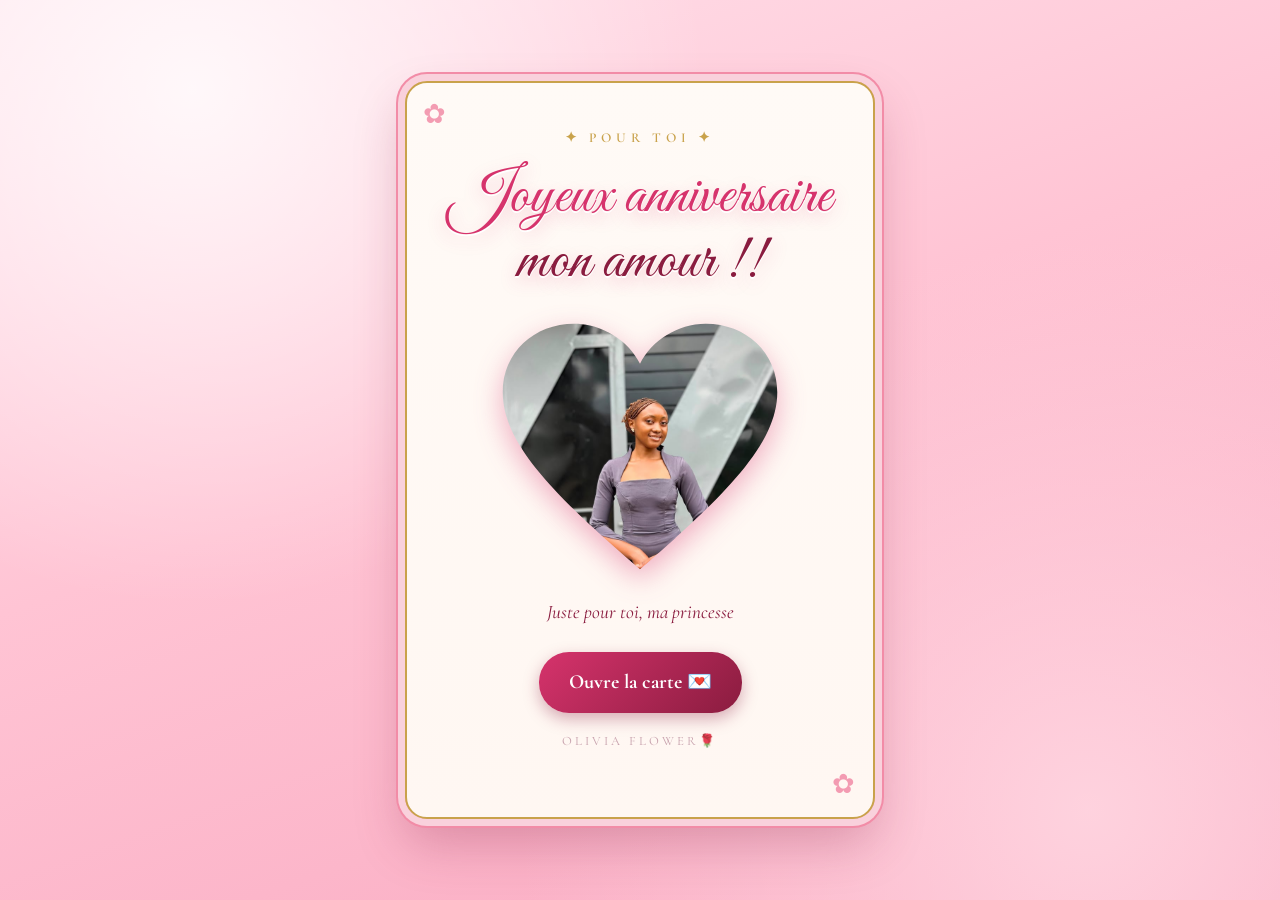
<file: index.html>
<!DOCTYPE html>
<html lang="fr">
<head>
  <meta charset="UTF-8">
  <!-- "viewport" : indispensable pour que la carte s'affiche bien sur telephone -->
  <meta name="viewport" content="width=device-width, initial-scale=1">
  <title>Joyeux anniversaire mon amour !!</title>

  <!-- Les belles polices viennent de Google Fonts (il faut internet). Sans internet, le navigateur en choisit d'autres. -->
  <link rel="preconnect" href="https://fonts.googleapis.com">
  <link rel="preconnect" href="https://fonts.gstatic.com" crossorigin>
  <link href="https://fonts.googleapis.com/css2?family=Great+Vibes&family=Cormorant+Garamond:ital,wght@0,400;0,600;0,700;1,400;1,600&display=swap" rel="stylesheet">

  <!-- le fichier de style, commun aux 4 pages -->
  <link rel="stylesheet" href="style.css">
</head>

<body data-coeurs="18">
  <!-- boite vide : carte.js y fait monter les coeurs -->
  <div class="coeurs" aria-hidden="true"></div>

  <!-- ==================== PAGE 1 : LA COUVERTURE ==================== -->
  <main class="carte">

    <!-- petit texte au-dessus du titre -->
    <p class="surtitre">✦ Pour toi ✦</p>

    <!-- le grand titre. Le <span> met "mon amour !!" sur la ligne du dessous -->
    <h1 class="titre">Joyeux anniversaire <span>mon amour !!</span></h1>

    <!-- la photo en forme de coeur. Pour la changer : remplacez le fichier images/photo1.jpg -->
    <figure class="photo coeur">
      <img src="images/p3.jpeg" alt="Notre plus belle photo">
    </figure>

    <p class="sous-titre">Juste pour toi, ma princesse</p>

    <!-- le bouton pour ouvrir la carte. data-suivant = "c'est le lien vers la page suivante" -->
    <nav class="nav seul">
      <a class="bouton bouton-grand" href="page2.html" data-suivant>Ouvre la carte 💌</a>
    </nav>
    <p class="agence">Olivia flower🌹</p>
  </main>

  <!-- le petit programme (coeurs + pages qui tournent) -->
  <script src="carte.js"></script>
</body>
</html>
</file>
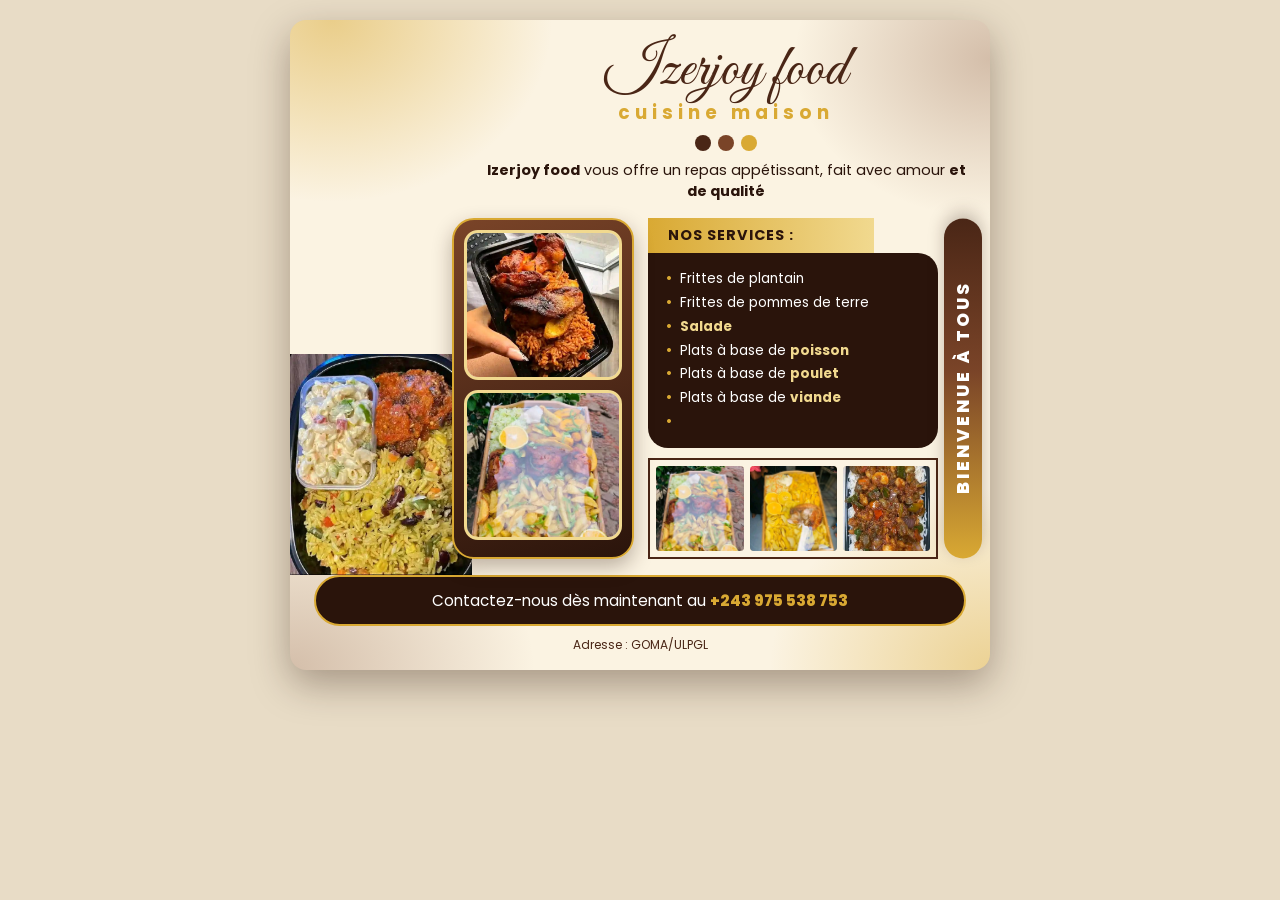
<file: affiche.html>
<!DOCTYPE html>
<html lang="fr">
<head>
  <meta charset="UTF-8">
  <meta name="viewport" content="width=device-width, initial-scale=1.0">
  <title>Saveurs d'Ici – Service traiteur</title>

  <!-- Polices (si pas d'internet, des polices de secours sont utilisées) -->
  <link rel="preconnect" href="https://fonts.googleapis.com">
  <link rel="preconnect" href="https://fonts.gstatic.com" crossorigin>
  <link href="https://fonts.googleapis.com/css2?family=Great+Vibes&family=Poppins:wght@400;500;600;700;800&display=swap" rel="stylesheet">

  <link rel="stylesheet" href="affiche.css">
</head>
<body>

  <!--
    PHOTOS : mettez-les dans un dossier "images" à côté de ce fichier.
      images/cuisiniere.png  -> photo de la personne (idéalement sans fond, format PNG)
      images/chawarma.jpg    images/pizza.jpg
      images/poulet.jpg      images/viande.jpg      images/autre.jpg
    Si une photo manque, son cadre reste simplement vide.
  -->

  <main class="poster">

    <!-- Photo de la personne -->
    <div class="portrait">
      <span class="emoji">👩‍🍳</span>
      <img src="2.jpeg" alt="La cuisinière" onerror="this.style.display='none'">
    </div>

    <!-- Titre -->
    <header class="titre">
      <h1>Izerjoy food</h1>
      <p class="sous-titre">Cuisine maison</p>
      <div class="points">
        <i></i><i></i><i></i>
      </div>
      <p class="slogan"><strong>Izerjoy food</strong> vous offre un repas appétissant, fait avec amour  <strong> et de qualité</strong></p>
    </header>

    <!-- Panneau de photos (à gauche) -->
    <aside class="panneau-photos">
      <div class="cadre">
        <img src="7.jpeg" alt="Chawarma" onerror="this.style.display='none'">
      </div>
      <div class="cadre">
        <img src="92a5c46c-f95e-4113-83d3-840bb0cbcf10.jpeg" alt="Pizza" onerror="this.style.display='none'">
      </div>
    </aside>

    <!-- Nos services -->
    <section class="services">
      <div class="services-titre">NOS SERVICES :</div>
      <ul class="services-liste">
        
        <li>Frittes de plantain<b></b></li>
        <li>Frittes de pommes de terre<b></b></li>
        <li><b>Salade</b></li>
        <li>Plats à base de <b>poisson</b></li>
        <li>Plats à base de <b>poulet</b></li>
        <li>Plats à base de <b>viande</b></li>
        <li><b></b></li>
      </ul>
    </section>

    <!-- Petite galerie -->
    <section class="galerie">
      <div class="mini"><img src="92a5c46c-f95e-4113-83d3-840bb0cbcf10.jpeg" alt="Plat de poulet" onerror="this.style.display='none'"></div>
      <div class="mini"><img src="1c2cf357-03ef-4974-8609-33b9e5424a92.jpeg" alt="Plat de viande" onerror="this.style.display='none'"></div>
      <div class="mini"><img src="3.jpeg" alt="Autre plat" onerror="this.style.display='none'"></div>
    </section>

    <!-- Bandeau vertical -->
    <div class="bandeau">BIENVENUE À TOUS</div>

    <!-- Contact -->
    <div class="contact">
      Contactez-nous dès maintenant au <strong>+243 975 538 753</strong>
    </div>

    <!-- Adresse -->
    <p class="adresse">Adresse : GOMA/ULPGL</p>

  </main>

</body>
</html>
</file>
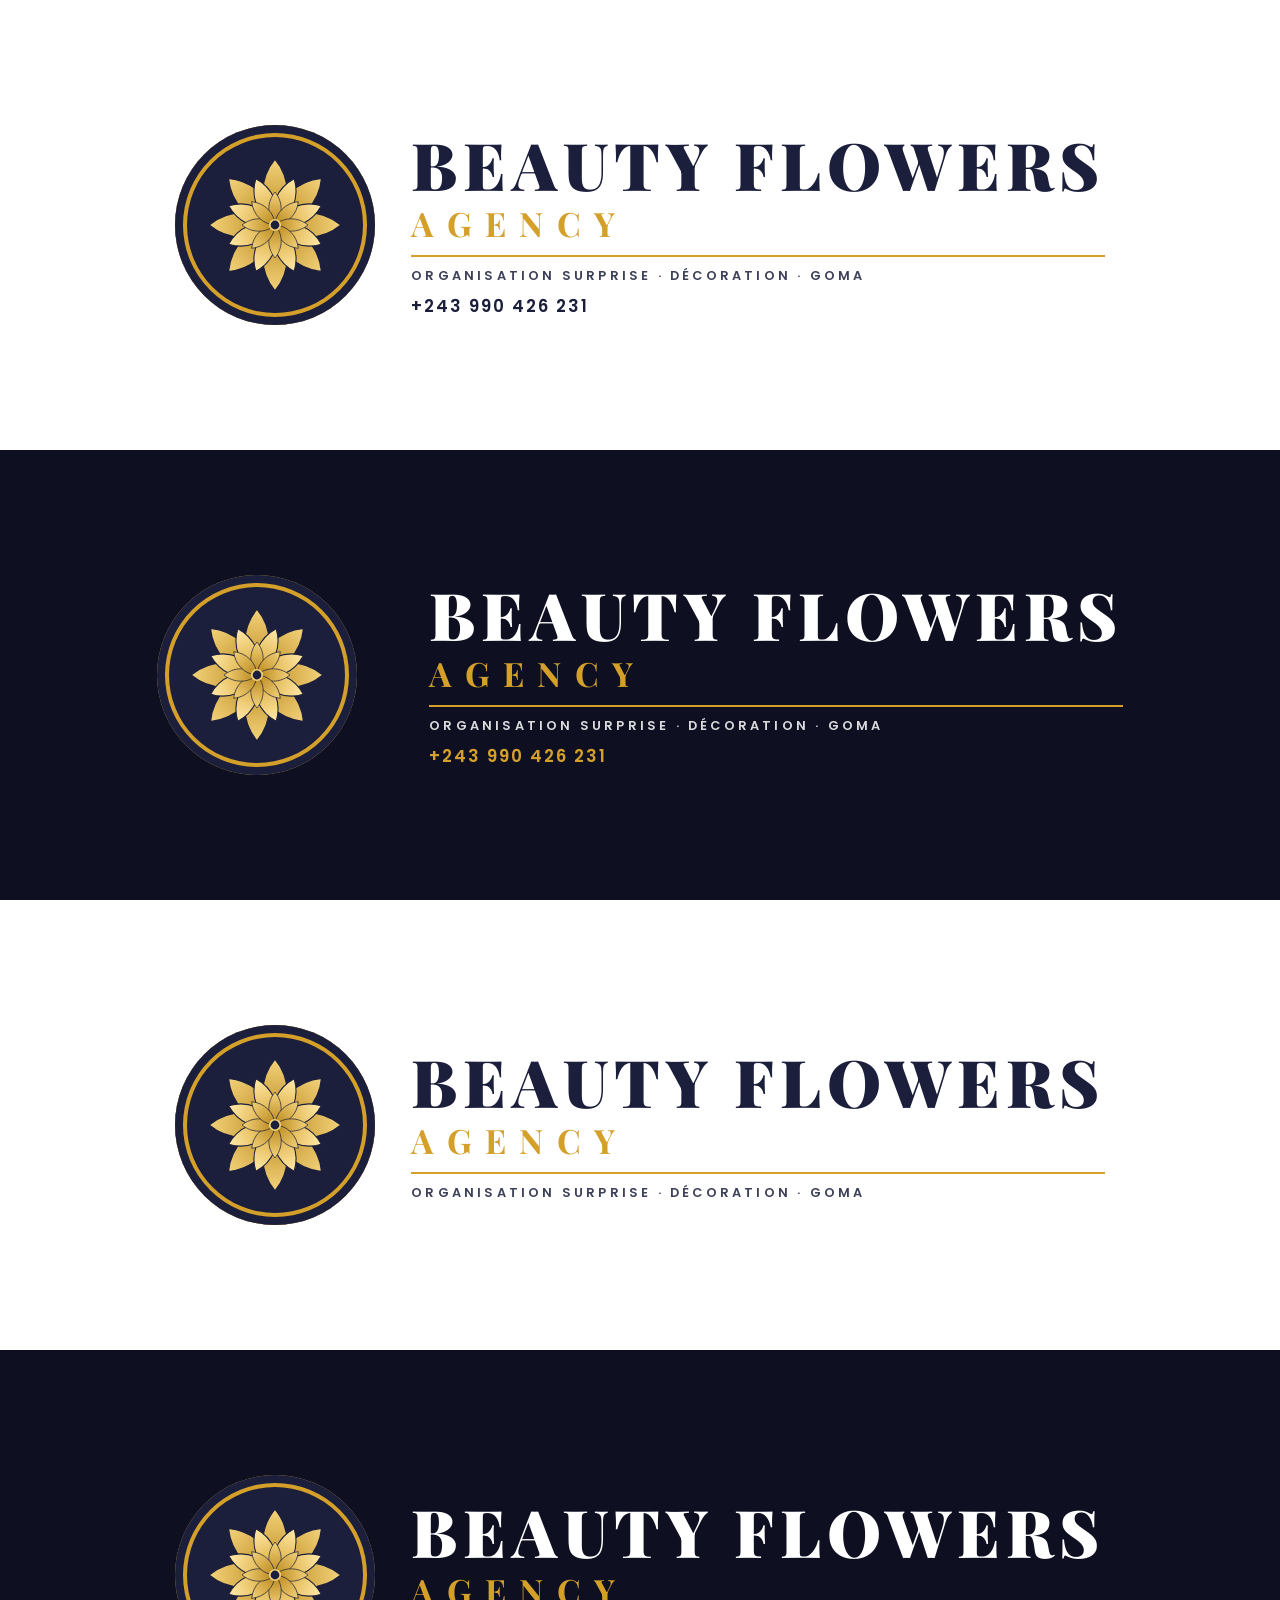
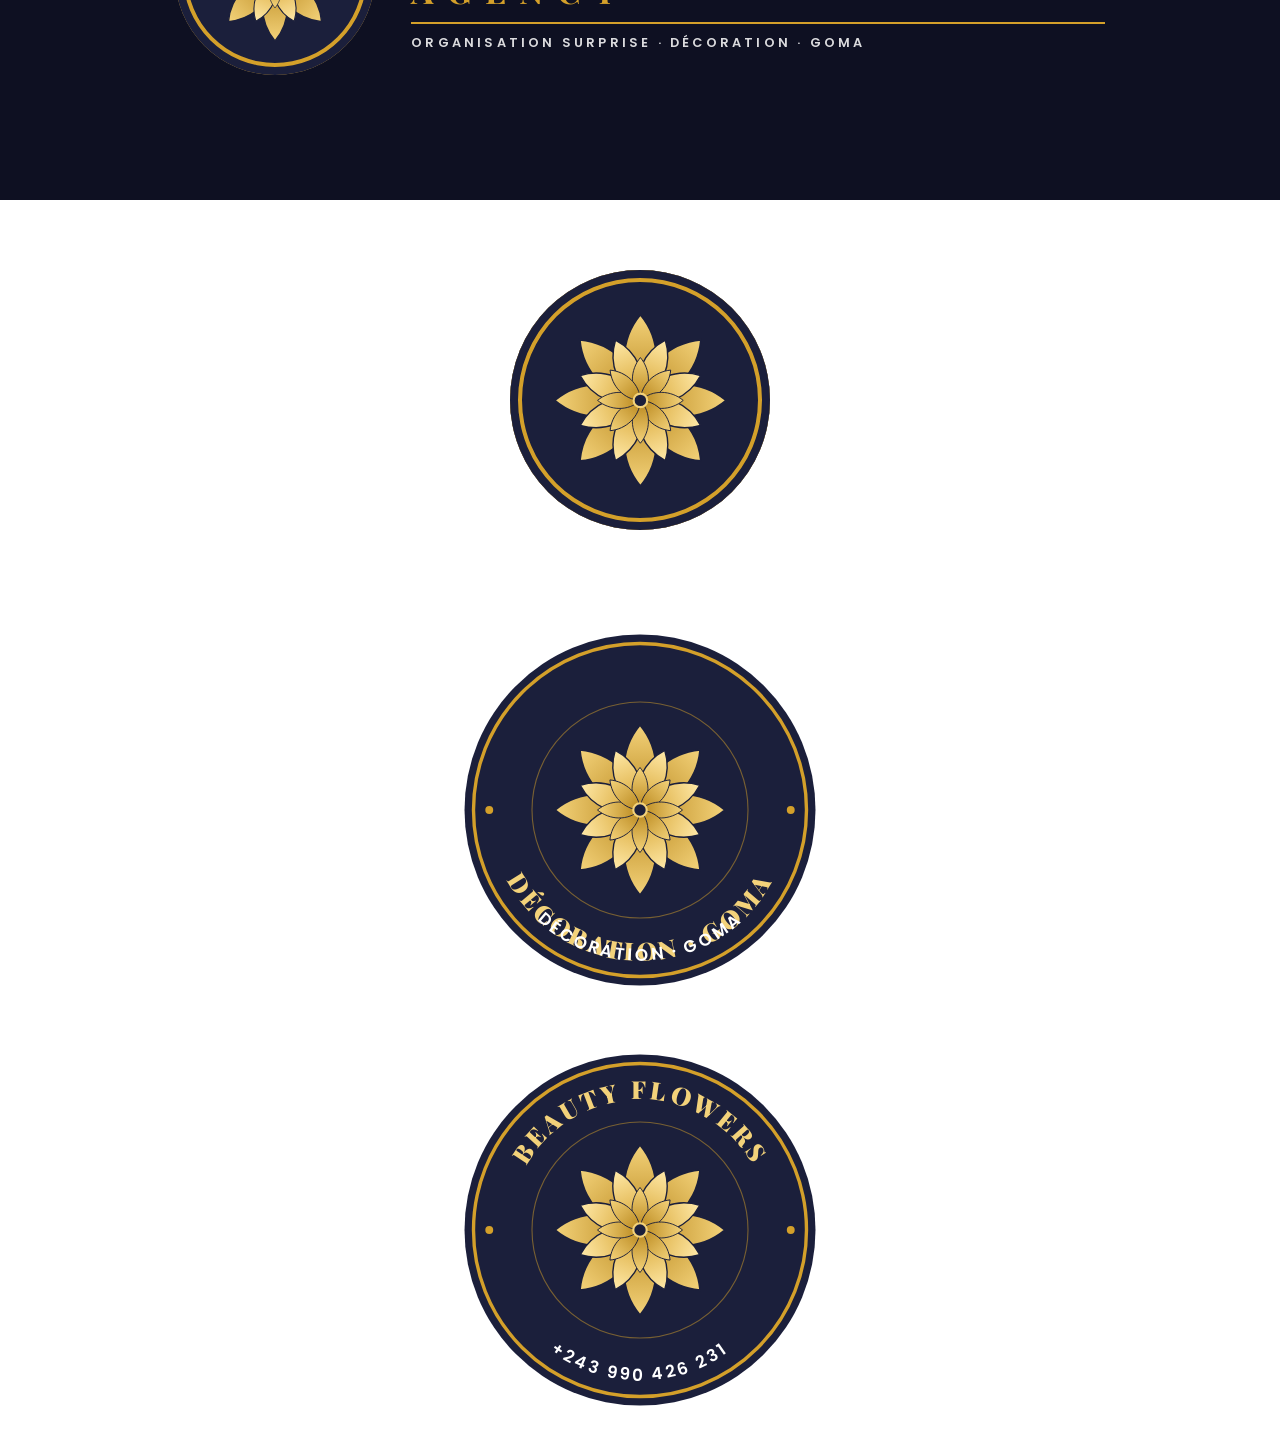
<file: logos.html>
<!DOCTYPE html>
<html lang="fr">
<head>
  <meta charset="UTF-8">
  <meta name="viewport" content="width=device-width, initial-scale=1.0">
  <title>Logo – Agence événementielle</title>

  <!-- Polices (si pas d'internet, des polices de secours sont utilisées) -->
  <link rel="preconnect" href="https://fonts.googleapis.com">
  <link rel="preconnect" href="https://fonts.gstatic.com" crossorigin>
  <link href="https://fonts.googleapis.com/css2?family=Playfair+Display:wght@700;900&family=Poppins:wght@500;600&display=swap" rel="stylesheet">

  <link rel="stylesheet" href="logos.css">
</head>

<body>

    <svg width="0" height="0" style="position:absolute" aria-hidden="true">
        <defs>
            <linearGradient id="or-fonce" x1="0" y1="0" x2="0" y2="1">
                <stop offset="0" stop-color="#f3d27a"/>
                <stop offset="1" stop-color="#b8861b"/>
            </linearGradient>
            <linearGradient id="or-clair" x1="0" y1="0" x2="0" y2="1">
                <stop offset="0" stop-color="#ffe9a8"/>
                <stop offset="1" stop-color="#d4a02a"/>
            </linearGradient>
            <path id="petale" d="M0 0 C-11 -12 -10 -30 0 -42 C10 -30 11 -12 0 0 Z"/>
            
            <g id="fleur-dessin" stroke="#1b1f3b" stroke-width="0.9">
                
                <g fill="url(#or-fonce)" transform="scale(1.5)">
                    <use href="#petale" transform="rotate(0)"/>
                    <use href="#petale" transform="rotate(45)"/>
                    <use href="#petale" transform="rotate(90)"/>
                    <use href="#petale" transform="rotate(135)"/>
                    <use href="#petale" transform="rotate(180)"/>
                    <use href="#petale" transform="rotate(225)"/>
                    <use href="#petale" transform="rotate(270)"/>
                    <use href="#petale" transform="rotate(315)"/>
                </g>
                <g fill="url(#or-clair)" transform="scale(1.14)">
                    <use href="#petale" transform="rotate(22.5)"/>
                    <use href="#petale" transform="rotate(67.5)"/>
                    <use href="#petale" transform="rotate(112.5)"/>
                    <use href="#petale" transform="rotate(157.5)"/>
                    <use href="#petale" transform="rotate(202.5)"/>
                    <use href="#petale" transform="rotate(247.5)"/>
                    <use href="#petale" transform="rotate(292.5)"/>
                    <use href="#petale" transform="rotate(337.5)"/>
                </g>

     
                <g fill="url(#or-fonce)" transform="scale(0.75)">
                    <use href="#petale" transform="rotate(0)"/>
                    <use href="#petale" transform="rotate(45)"/>
                    <use href="#petale" transform="rotate(90)"/>
                    <use href="#petale" transform="rotate(135)"/>
                    <use href="#petale" transform="rotate(180)"/>
                    <use href="#petale" transform="rotate(225)"/>
                    <use href="#petale" transform="rotate(270)"/>
                    <use href="#petale" transform="rotate(315)"/>
                </g>
                
                <circle r="5" fill="#1b1f3b" stroke="#f3d27a" stroke-width="1.6"/>
            </g>
        </defs>
    </svg>

  
  <section class="zone zone-claire">

    <div class="logo">

      <!-- Emblème rond -->
     <div class="embleme">
  <svg class="fleur" viewBox="-65 -65 130 130">
    <use href="#fleur-dessin"/>
  </svg>
</div>
      <!-- Texte : changez le nom de l'agence ici -->
      <div class="texte">
        <h1 class="nom">BEAUTY FLOWERS</h1>
        <p class="sous-nom">AGENCY</p>
        <hr class="trait">
        <p class="mention">Organisation surprise · Décoration · Goma</p>
        <p class="telephone">+243 990 426 231</p>
      </div>

    </div>

  </section>

  <!-- ============ VERSION FOND SOMBRE ============ -->
  <section class="zone zone-sombre">

    <div class="logo sombre">

      <div class="logo">

      <!-- Emblème rond -->
      <div class="embleme">
  <svg class="fleur" viewBox="-65 -65 130 130">
    <use href="#fleur-dessin"/>
  </svg>
</div>

    <!-- Cœur de la fleur -->
    <circle class="coeur" cx="50" cy="40" r="6"/>
  </svg>
</div>

      <div class="texte">
        <h1 class="nom">BEAUTY FLOWERS</h1>
        <p class="sous-nom">AGENCY</p>
        <hr class="trait">
       <p class="mention">Organisation surprise · Décoration · Goma</p>
       <p class="telephone">+243 990 426 231</p>
      </div>

    </div>

  </section>

  <!-- ============ SANS NUMÉRO : FOND CLAIR ============ -->
<section class="zone zone-claire">
  <div class="logo">

    <div class="embleme">
      <svg class="fleur" viewBox="-65 -65 130 130">
        <use href="#fleur-dessin"/>
      </svg>
    </div>

    <div class="texte">
      <h1 class="nom">BEAUTY FLOWERS</h1>
      <p class="sous-nom">AGENCY</p>
      <hr class="trait">
      <p class="mention">Organisation surprise · Décoration · Goma</p>
    </div>

  </div>
</section>

<!-- ============ SANS NUMÉRO : FOND SOMBRE ============ -->
<section class="zone zone-sombre">
  <div class="logo sombre">

    <div class="embleme">
      <svg class="fleur" viewBox="-65 -65 130 130">
        <use href="#fleur-dessin"/>
      </svg>
    </div>

    <div class="texte">
      <h1 class="nom">BEAUTY FLOWERS</h1>
      <p class="sous-nom">AGENCY</p>
      <hr class="trait">
      <p class="mention">Organisation surprise · Décoration · Goma</p>
    </div>

  </div>
</section>
<!-- ============ EMBLÈME SEUL (photo de profil) ============ -->
<div class="profil">
  <div class="embleme">
    <svg class="fleur" viewBox="-65 -65 130 130">
      <use href="#fleur-dessin"/>
    </svg>
  </div>
</div>

<!-- ============ BADGE ROND AVEC TEXTE ============ -->
<div class="badge-zone">
  <svg class="badge" viewBox="0 0 320 320" role="img" aria-label="Beauty Flowers Agency">

    <!-- Chemins en arc, invisibles : ils servent de guide au texte -->
    <defs>
      <path id="arc-haut" d="M 44,160 A 116,116 0 0 1 276,160"/>
      <path id="arc-bas"  d="M 26,160 A 134,134 0 0 0 294,160"/>
    </defs>

    <!-- Fond et anneaux dorés -->
    <circle cx="160" cy="160" r="156" fill="#1b1f3b"/>
    <circle cx="160" cy="160" r="148" fill="none" stroke="#d4a02a" stroke-width="3"/>
    <circle cx="160" cy="160" r="96"  fill="none" stroke="#d4a02a" stroke-width="1" opacity="0.5"/>

    <!-- Texte du haut -->
    <text class="badge-haut">
      <textPath href="#arc-bas" startOffset="50%" text-anchor="middle">DÉCORATION · GOMA</textPath>
    </text>

    <!-- Texte du bas -->
    <text class="badge-bas">
      <textPath href="#arc-bas" startOffset="50%" text-anchor="middle">DÉCORATION · GOMA</textPath>
    </text>

    <!-- Petits points de séparation -->
    <circle cx="26"  cy="160" r="3.5" fill="#d4a02a"/>
    <circle cx="294" cy="160" r="3.5" fill="#d4a02a"/>

    <!-- Fleur au centre -->
    <use href="#fleur-dessin" transform="translate(160 160) scale(1.2)"/>
  </svg>
</div>
<!-- ============ BADGE ROND AVEC TEXTE ============ -->
<div class="badge-zone">
  <svg class="badge" viewBox="0 0 320 320" role="img" aria-label="Beauty Flowers Agency">

    <defs>
      <path id="arc-haut" d="M 44,160 A 116,116 0 0 1 276,160"/>
      <path id="arc-bas"  d="M 26,160 A 134,134 0 0 0 294,160"/>
    </defs>

    <circle cx="160" cy="160" r="156" fill="#1b1f3b"/>
    <circle cx="160" cy="160" r="148" fill="none" stroke="#d4a02a" stroke-width="3"/>
    <circle cx="160" cy="160" r="96"  fill="none" stroke="#d4a02a" stroke-width="1" opacity="0.5"/>

    <text class="badge-haut">
      <textPath href="#arc-haut" startOffset="50%" text-anchor="middle">BEAUTY FLOWERS</textPath>
    </text>

    <text class="badge-bas">
      <textPath href="#arc-bas" startOffset="50%" text-anchor="middle">+243 990 426 231</textPath>
    </text>

    <circle cx="26"  cy="160" r="3.5" fill="#d4a02a"/>
    <circle cx="294" cy="160" r="3.5" fill="#d4a02a"/>

    <use href="#fleur-dessin" transform="translate(160 160) scale(1.2)"/>
  </svg>
</div>

</body>
</html>
</file>
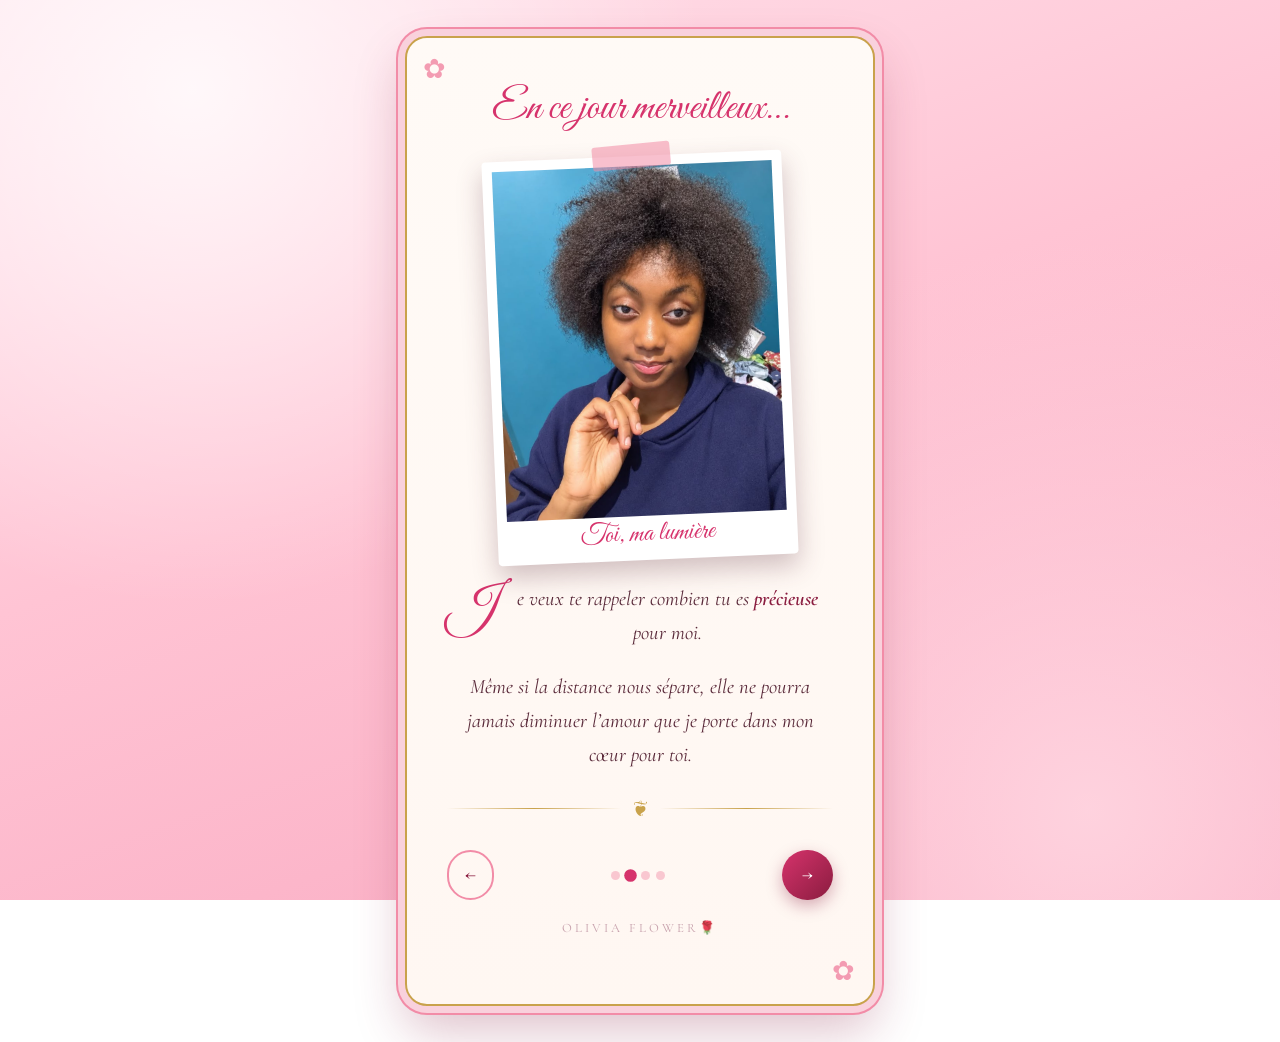
<file: page2.html>
<!DOCTYPE html>
<html lang="fr">
<head>
  <meta charset="UTF-8">
  <!-- "viewport" : indispensable pour que la carte s'affiche bien sur telephone -->
  <meta name="viewport" content="width=device-width, initial-scale=1">
  <title>Joyeux anniversaire mon amour - page 2</title>

  <!-- Les belles polices viennent de Google Fonts (il faut internet). Sans internet, le navigateur en choisit d'autres. -->
  <link rel="preconnect" href="https://fonts.googleapis.com">
  <link rel="preconnect" href="https://fonts.gstatic.com" crossorigin>
  <link href="https://fonts.googleapis.com/css2?family=Great+Vibes&family=Cormorant+Garamond:ital,wght@0,400;0,600;0,700;1,400;1,600&display=swap" rel="stylesheet">

  <!-- le fichier de style, commun aux 4 pages -->
  <link rel="stylesheet" href="style.css">
</head>

<body data-coeurs="16">
  <!-- boite vide : carte.js y fait monter les coeurs -->
  <div class="coeurs" aria-hidden="true"></div>

  <!-- ==================== PAGE 2 ==================== -->
  <main class="carte">

    <h2 class="titre-page">En ce jour merveilleux…</h2>

    <!-- une photo style "polaroid". Le texte dans <figcaption> est la legende ecrite sous la photo -->
    <figure class="photo polaroid">
      <img src="images/p2.jpeg" alt="Toi, ma lumière">
      <figcaption>Toi, ma lumière</figcaption>
    </figure>

    <!-- le texte. Chaque <p> est un paragraphe. "lettrine" = grande premiere lettre -->
    <div class="lettre">
      <p class="lettrine">Je veux te rappeler combien tu es <span class="fort">précieuse</span> pour moi.</p>
      <p>Même si la distance nous sépare, elle ne pourra jamais diminuer l’amour que je porte dans mon cœur pour toi.</p>
    </div>

    <div class="separateur" aria-hidden="true">❦</div>

    <nav class="nav">
      <a class="bouton bouton-discret" href="index.html" data-precedent>← </a>
      <span class="points" aria-label="Page 2 sur 4"><i></i><i class="actif"></i><i></i><i></i></span>
      <a class="bouton" href="page3.html" data-suivant>→</a>
    </nav>
    <p class="agence">Olivia flower🌹</p>
  </main>

  <!-- le petit programme (coeurs + pages qui tournent) -->
  <script src="carte.js"></script>
</body>
</html>
</file>
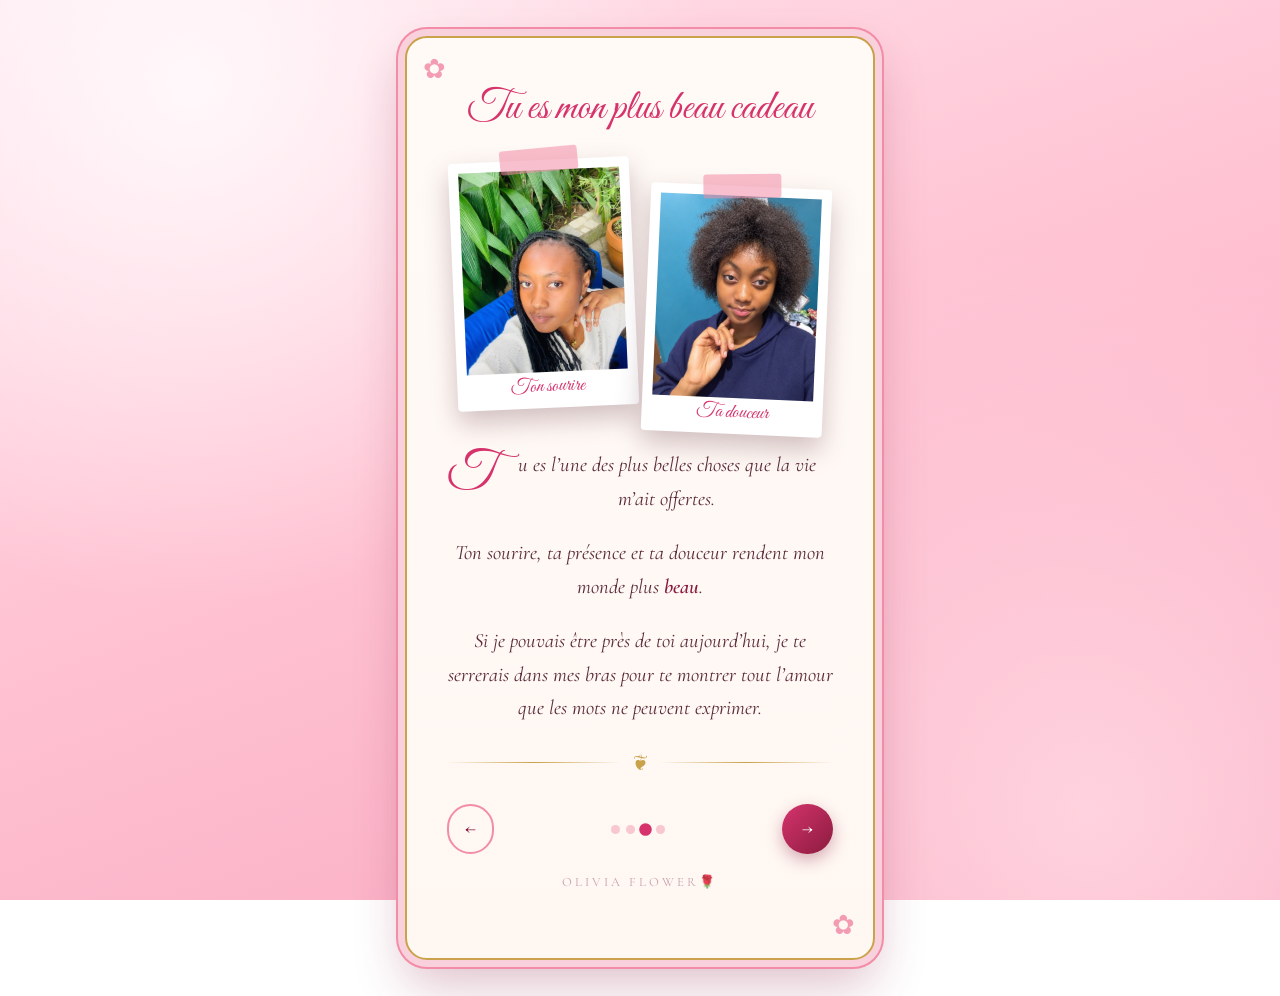
<file: page3.html>
<!DOCTYPE html>
<html lang="fr">
<head>
  <meta charset="UTF-8">
  <!-- "viewport" : indispensable pour que la carte s'affiche bien sur telephone -->
  <meta name="viewport" content="width=device-width, initial-scale=1">
  <title>Joyeux anniversaire mon amour - page 3</title>

  <!-- Les belles polices viennent de Google Fonts (il faut internet). Sans internet, le navigateur en choisit d'autres. -->
  <link rel="preconnect" href="https://fonts.googleapis.com">
  <link rel="preconnect" href="https://fonts.gstatic.com" crossorigin>
  <link href="https://fonts.googleapis.com/css2?family=Great+Vibes&family=Cormorant+Garamond:ital,wght@0,400;0,600;0,700;1,400;1,600&display=swap" rel="stylesheet">

  <!-- le fichier de style, commun aux 4 pages -->
  <link rel="stylesheet" href="style.css">
</head>

<body data-coeurs="16">
  <!-- boite vide : carte.js y fait monter les coeurs -->
  <div class="coeurs" aria-hidden="true"></div>

  <!-- ==================== PAGE 3 ==================== -->
  <main class="carte">

    <h2 class="titre-page">Tu es mon plus beau cadeau</h2>

    <!-- deux photos côte à côte. La 2e a la classe "droite" : elle penche de l'autre côté -->
    <div class="duo">
      <figure class="photo polaroid">
        <img src="images/p1.jpeg" alt="Ton sourire">
        <figcaption>Ton sourire</figcaption>
      </figure>
      <figure class="photo polaroid droite">
        <img src="images/p2.jpeg" alt="Ta douceur">
        <figcaption>Ta douceur</figcaption>
      </figure>
    </div>

    <div class="lettre">
      <p class="lettrine">Tu es l’une des plus belles choses que la vie m’ait offertes.</p>
      <p>Ton sourire, ta présence et ta douceur rendent mon monde plus <span class="fort">beau</span>.</p>
      <p>Si je pouvais être près de toi aujourd’hui, je te serrerais dans mes bras pour te montrer tout l’amour que les mots ne peuvent exprimer.</p>
    </div>

    <div class="separateur" aria-hidden="true">❦</div>

    <nav class="nav">
      <a class="bouton bouton-discret" href="page2.html" data-precedent>← </a>
      <span class="points" aria-label="Page 3 sur 4"><i></i><i></i><i class="actif"></i><i></i></span>
      <a class="bouton" href="page4.html" data-suivant> →</a>
    </nav>
    <p class="agence">Olivia flower🌹</p>
  </main>

  <!-- le petit programme (coeurs + pages qui tournent) -->
  <script src="carte.js"></script>
</body>
</html>
</file>
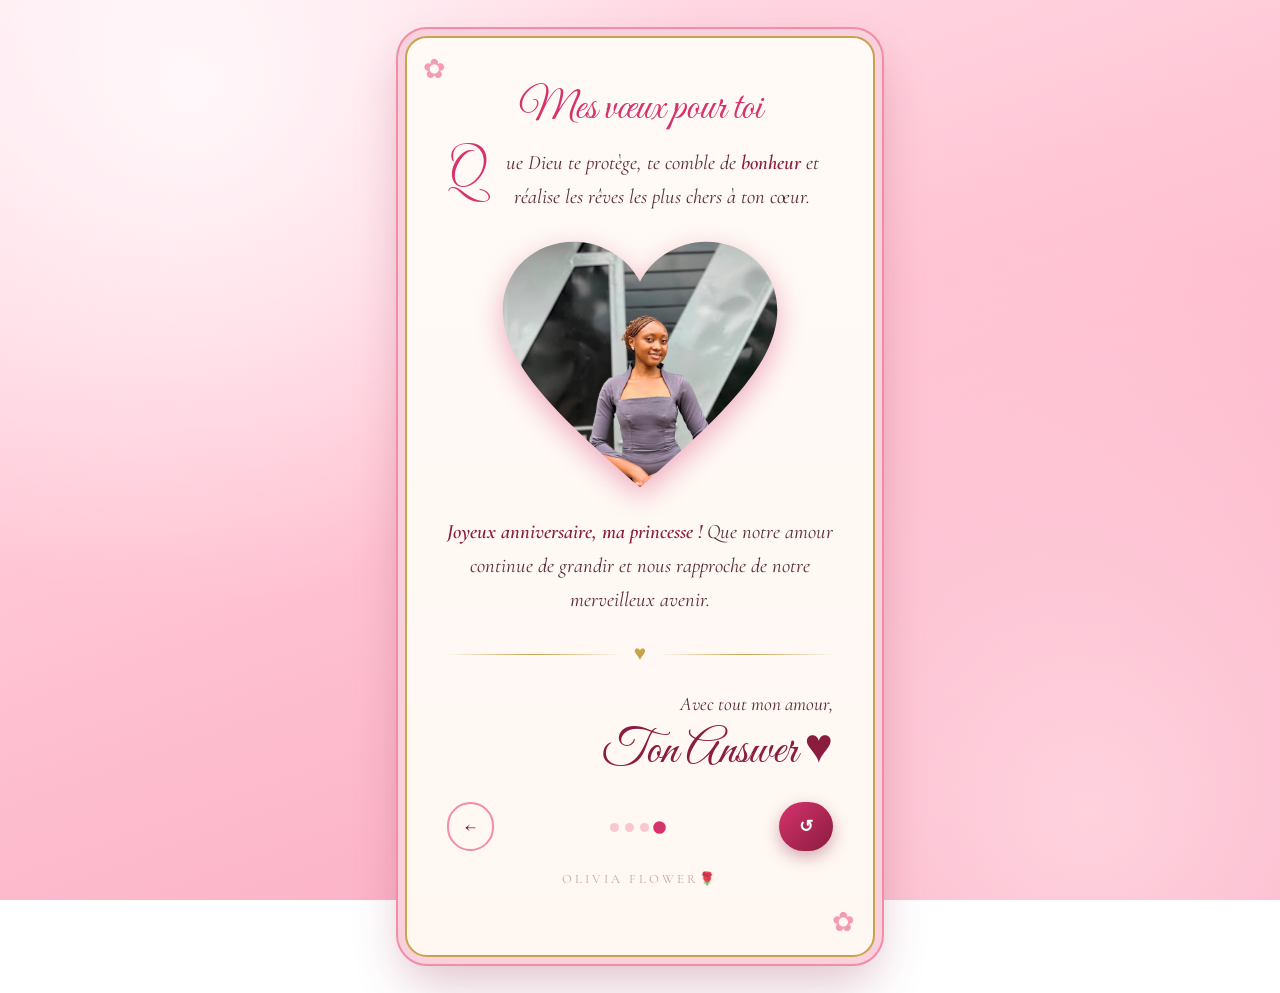
<file: page4.html>
<!DOCTYPE html>
<html lang="fr">
<head>
  <meta charset="UTF-8">
  <!-- "viewport" : indispensable pour que la carte s'affiche bien sur telephone -->
  <meta name="viewport" content="width=device-width, initial-scale=1">
  <title>Joyeux anniversaire mon amour - page 4</title>

  <!-- Les belles polices viennent de Google Fonts (il faut internet). Sans internet, le navigateur en choisit d'autres. -->
  <link rel="preconnect" href="https://fonts.googleapis.com">
  <link rel="preconnect" href="https://fonts.gstatic.com" crossorigin>
  <link href="https://fonts.googleapis.com/css2?family=Great+Vibes&family=Cormorant+Garamond:ital,wght@0,400;0,600;0,700;1,400;1,600&display=swap" rel="stylesheet">

  <!-- le fichier de style, commun aux 4 pages -->
  <link rel="stylesheet" href="style.css">
</head>

<body data-coeurs="30">
  <!-- boite vide : carte.js y fait monter les coeurs -->
  <div class="coeurs" aria-hidden="true"></div>

  <!-- ==================== PAGE 4 : LE MOT DE LA FIN ==================== -->
  <!-- data-coeurs="30" (dans <body>, plus haut) : il y a plus de coeurs qui montent sur cette page -->
  <main class="carte">

    <h2 class="titre-page">Mes vœux pour toi</h2>

    <div class="lettre">
      <p class="lettrine">Que Dieu te protège, te comble de <span class="fort">bonheur</span> et réalise les rêves les plus chers à ton cœur.</p>
    </div>

    <figure class="photo coeur">
      <img src="images/p3.jpeg" alt="Nous deux">
    </figure>

    <div class="lettre">
      <p><span class="fort">Joyeux anniversaire, ma princesse !</span> Que notre amour continue de grandir et nous rapproche de notre merveilleux avenir.</p>
    </div>

    <div class="separateur" aria-hidden="true">♥</div>

    <p class="avec-amour">Avec tout mon amour,</p>
    <p class="signature">Ton Answer ♥</p>

    <nav class="nav">
      <a class="bouton bouton-discret" href="page3.html" data-precedent>← </a>
      <span class="points" aria-label="Page 4 sur 4"><i></i><i></i><i></i><i class="actif"></i></span>
      <a class="bouton" href="index.html"> ↺</a>
    </nav>
    <p class="agence">Olivia flower🌹</p>
  </main>

  <!-- le petit programme (coeurs + pages qui tournent) -->
  <script src="carte.js"></script>
</body>
</html>
</file>
<file: style.css>
/* ==========================================================================
   CARTE D'ANNIVERSAIRE - FEUILLE DE STYLE (le "maquillage" de la carte)
   Le HTML dit CE QU'IL Y A sur la page. Ce fichier dit COMMENT CA SE VOIT.
   Les parties sont numerotees. Les passages comme celui-ci (entre barre-etoile)
   sont des explications : le navigateur les ignore.
   ========================================================================== */


/* ---------- 1. COULEURS ET POLICES ----------
   Pour changer l'ambiance de toute la carte, modifiez seulement ces lignes.
   Un code comme #d6336c est une couleur (cherchez "color picker" sur Google). */
:root {
  --creme: #fff7f2;          /* fond de la carte */
  --rose: #f28ca7;           /* rose doux */
  --rose-fonce: #d6336c;     /* rose vif (titres, boutons) */
  --bordeaux: #8a1c3f;       /* rouge profond (texte important) */
  --or: #c9a24b;             /* dorure des bordures */
  --texte: #5a2a3a;          /* couleur du texte courant */
  --police-titre: "Great Vibes", "Brush Script MT", cursive;                 /* ecriture "a la main" */
  --police-texte: "Cormorant Garamond", Georgia, "Times New Roman", serif;   /* texte elegant */
}


/* ---------- 2. BASE : le fond de la page ---------- */
* { box-sizing: border-box; }          /* les largeurs incluent les marges internes : plus simple a calculer */

body {
  margin: 0;
  min-height: 100vh;
  display: flex;                        /* ces 3 lignes centrent la carte sur l'ecran */
  justify-content: center;
  padding: 18px 12px 30px;
  font-family: var(--police-texte);
  font-size: 1.2rem;
  line-height: 1.65;
  color: var(--texte);
  overflow-x: hidden;
  /* un fond rose en degrade, avec deux "lueurs" douces */
  background:
    radial-gradient(circle at 15% 10%, rgba(255, 255, 255, .8) 0, transparent 38%),
    radial-gradient(circle at 85% 90%, rgba(255, 214, 225, .9) 0, transparent 42%),
    linear-gradient(160deg, #ffe3ec 0%, #ffc4d4 45%, #f9a8c0 100%);
  background-attachment: fixed;
}


/* ---------- 3. LES COEURS QUI MONTENT (crees par carte.js) ---------- */
.coeurs {
  position: fixed;                      /* reste en place pendant qu'on fait defiler */
  inset: 0;
  overflow: hidden;
  pointer-events: none;                 /* on peut cliquer "a travers" */
  z-index: 0;
}
.coeur-flottant {
  position: absolute;
  bottom: -40px;
  color: var(--rose);
  opacity: 0;
  animation: monte linear infinite;
}
@keyframes monte {                      /* une animation = des etapes de 0% a 100% */
  0%   { transform: translate(0, 0) rotate(0deg); opacity: 0; }
  10%  { opacity: var(--opacite, .5); }
  90%  { opacity: var(--opacite, .5); }
  100% { transform: translate(var(--derive, 30px), -110vh) rotate(40deg); opacity: 0; }
}


/* ---------- 4. LA CARTE (le "papier") ---------- */
.carte {
  position: relative;
  z-index: 1;                           /* au-dessus des coeurs */
  width: min(100%, 470px);              /* jamais plus large que 470px, ni que l'ecran */
  margin: auto;
  padding: 36px 24px 46px;               /* le bas est plus haut pour laisser de la place a la petite fleur */
  text-align: center;
  background: linear-gradient(180deg, #fffaf6, var(--creme));
  border: 2px solid var(--or);          /* filet dore */
  border-radius: 22px;
  /* trois ombres empilees : un liseré blanc, un liseré rose, puis l'ombre portee */
  box-shadow:
    0 0 0 7px rgba(255, 255, 255, .6),
    0 0 0 9px var(--rose),
    0 24px 50px rgba(138, 28, 63, .28);
  animation: entree .9s ease both;      /* la carte apparait en douceur */
}
/* deux petites fleurs dans les coins */
.carte::before, .carte::after {
  content: "\273F";
  position: absolute;
  font-size: 1.7rem;
  color: var(--rose);
  opacity: .85;
}
.carte::before { top: 10px; left: 16px; }
.carte::after  { bottom: 9px; right: 18px; }

@keyframes entree { from { opacity: 0; transform: translateY(22px) scale(.97); } to { opacity: 1; transform: none; } }
@keyframes sortie { to   { opacity: 0; transform: translateY(-16px) scale(.97); } }
.carte.sortie { animation: sortie .32s ease forwards; }   /* quand on tourne la page */


/* ---------- 5. TITRES ET TEXTES ---------- */
.surtitre {
  margin: 0;
  letter-spacing: .35em;
  text-transform: uppercase;
  font-size: .85rem;
  font-weight: 600;
  color: var(--or);
}
.titre {
  font-family: var(--police-titre);
  font-weight: 400;
  color: var(--rose-fonce);
  font-size: clamp(2.7rem, 12vw, 3.9rem);   /* s'adapte a la taille de l'ecran */
  line-height: 1.05;
  margin: .25em 0 .35em;
  text-shadow: 0 2px 0 #fff, 0 6px 18px rgba(214, 51, 108, .28);
}
.titre span { display: block; color: var(--bordeaux); }   /* "mon amour !!" sur sa propre ligne */

.sous-titre { font-style: italic; margin: 6px 0 0; color: var(--bordeaux); }

.titre-page {                           /* petit titre en ecriture manuscrite sur les pages 2, 3, 4 */
  font-family: var(--police-titre);
  font-weight: 400;
  font-size: clamp(2rem, 8vw, 2.6rem);
  color: var(--rose-fonce);
  line-height: 1.15;
  margin: .1em 0 .3em;
}

.lettre { margin-top: 6px; }
.lettre p {
  margin: 0 0 1em;
  font-size: 1.28rem;
  font-style: italic;
  animation: monter .9s ease backwards;       /* chaque paragraphe se leve doucement */
}
.lettre p:nth-child(1) { animation-delay: .4s; }
.lettre p:nth-child(2) { animation-delay: 1s; }
.lettre p:nth-child(3) { animation-delay: 1.6s; }
.lettre p:nth-child(4) { animation-delay: 2.2s; }
@keyframes monter { from { opacity: 0; transform: translateY(14px); } to { opacity: 1; transform: none; } }

/* la grande premiere lettre, comme dans les vieux livres */
.lettre .lettrine::first-letter {
  font-family: var(--police-titre);
  font-style: normal;
  font-size: 3.2rem;
  line-height: .8;
  float: left;
  margin: 6px 5px 0 0;
  color: var(--rose-fonce);
}

.fort { color: var(--bordeaux); font-weight: 600; }   /* un passage en rouge profond */

.separateur {                           /* ligne avec un petit ornement au milieu */
  display: flex;
  align-items: center;
  gap: 12px;
  margin: 18px 0;
  color: var(--or);
  font-size: 1.3rem;
}
.separateur::before, .separateur::after {
  content: "";
  flex: 1;
  height: 1px;
  background: linear-gradient(90deg, transparent, var(--or), transparent);
}

.signature {
  font-family: var(--police-titre);
  font-size: clamp(2.2rem, 9vw, 3rem);
  color: var(--bordeaux);
  margin: 4px 0 0;
  text-align: right;
  line-height: 1.1;
}
.agence {
  font-family: 'cormorant garamond', serif;
  font-size: 0.8rem;
  letter-spacing: 3px;
  text-transform: uppercase;
  color: #b88a9a;
  opacity: 0.8;
  margin-top: 18px;
  text-align: center;
}
.avec-amour { margin: 8px 0 0; text-align: right; font-style: italic; }


/* ---------- 6. LES PHOTOS ----------
   Trois styles : .coeur (photo en forme de coeur), .polaroid (cadre blanc incline).
   Pour changer une photo : remplacez le fichier dans le dossier "images", sans changer son nom. */
.photo { margin: 22px auto; width: min(78%, 300px); }
.photo img { display: block; width: 100%; height: auto; object-fit: cover; }   /* la photo remplit le cadre sans se deformer */

/* --- photo en forme de coeur --- */
.coeur {
  width: min(74%, 300px);
  filter: drop-shadow(0 10px 14px rgba(214, 51, 108, .38));   /* ombre qui suit la forme du coeur */
  animation: battement 2.6s ease-in-out infinite;
}
.coeur img {
  aspect-ratio: 100 / 90;
  /* le "masque" decoupe la photo selon un dessin de coeur (un SVG ecrit directement ici) */
  -webkit-mask: url("data:image/svg+xml,%3Csvg xmlns='http://www.w3.org/2000/svg' viewBox='0 0 100 90'%3E%3Cpath d='M50 88C20 62 2 44 2 26C2 12 13 2 27 2C37 2 46 8 50 16C54 8 63 2 73 2C87 2 98 12 98 26C98 44 80 62 50 88Z'/%3E%3C/svg%3E") center / 100% 100% no-repeat;
          mask: url("data:image/svg+xml,%3Csvg xmlns='http://www.w3.org/2000/svg' viewBox='0 0 100 90'%3E%3Cpath d='M50 88C20 62 2 44 2 26C2 12 13 2 27 2C37 2 46 8 50 16C54 8 63 2 73 2C87 2 98 12 98 26C98 44 80 62 50 88Z'/%3E%3C/svg%3E") center / 100% 100% no-repeat;
}
@keyframes battement { 0%, 100% { transform: scale(1); } 50% { transform: scale(1.04); } }

/* --- photo "polaroid" --- */
.polaroid {
  position: relative;
  background: #fff;
  padding: 10px 10px 8px;
  border-radius: 4px;
  box-shadow: 0 12px 26px rgba(90, 42, 58, .28);
  transform: rotate(-2.5deg);           /* legerement penchee */
}
.polaroid.droite { transform: rotate(2.5deg); }
.polaroid img { aspect-ratio: 4 / 5; }
.polaroid figcaption {                  /* la legende sous la photo */
  font-family: var(--police-titre);
  font-size: 1.7rem;
  color: var(--rose-fonce);
  padding: 4px 0 2px;
  line-height: 1.1;
}
.polaroid::before {                     /* un morceau de ruban adhesif rose */
  content: "";
  position: absolute;
  top: -12px;
  left: 50%;
  width: 78px;
  height: 24px;
  transform: translateX(-50%) rotate(-3deg);
  background: rgba(242, 140, 167, .55);
  border-radius: 3px;
}
.duo { display: flex; gap: 12px; justify-content: center; align-items: flex-start; margin: 26px 0 14px; }
.duo .photo { margin: 0; width: 47%; }
.duo .polaroid figcaption { font-size: 1.25rem; }
.duo .polaroid.droite { margin-top: 26px; }


/* ---------- 7. NAVIGATION : les boutons en bas de la carte ---------- */
.nav { display: flex; align-items: center; justify-content: space-between; gap: 10px; margin-top: 24px; }
.nav.seul { justify-content: center; }

.bouton {
  display: inline-block;
  font-family: var(--police-texte);
  font-weight: 700;
  font-size: 1.05rem;
  color: #fff;
  background: linear-gradient(135deg, var(--rose-fonce), var(--bordeaux));
  padding: 11px 20px;
  border-radius: 30px;
  text-decoration: none;
  box-shadow: 0 6px 16px rgba(138, 28, 63, .35);
  transition: transform .2s;           /* le bouton "grandit" quand on le survole */
}
.bouton:hover { transform: translateY(-2px) scale(1.05); }
.bouton-discret { background: transparent; color: var(--bordeaux); border: 2px solid var(--rose); box-shadow: none; padding: 9px 16px; }
.bouton-grand { font-size: 1.25rem; padding: 14px 30px; animation: pulse 2s ease-in-out infinite; }
@keyframes pulse { 0%, 100% { box-shadow: 0 6px 16px rgba(138, 28, 63, .35); } 50% { box-shadow: 0 6px 28px rgba(214, 51, 108, .75); } }

.points i {                              /* les 4 petits points = les 4 pages */
  display: inline-block;
  width: 9px;
  height: 9px;
  margin: 0 3px;
  border-radius: 50%;
  background: var(--rose);
  opacity: .45;
}
.points i.actif { background: var(--rose-fonce); opacity: 1; transform: scale(1.4); }


/* ---------- 8. ECRANS LARGES ET RESPECT DES PERSONNES SENSIBLES AUX MOUVEMENTS ---------- */
@media (min-width: 700px) {
  body { align-items: center; padding: 36px; }
  .carte { padding: 44px 40px 52px; }
}
@media (prefers-reduced-motion: reduce) {   /* si le telephone demande moins d'animations */
  .coeurs { display: none; }
  .coeur, .bouton-grand { animation: none; }
}
/* ---------- 9. IMPRESSION (PDF) ---------- */
@media print {
  @page { size: A5 portrait; margin: 0; }

  * {
    -webkit-print-color-adjust: exact;
    print-color-adjust: exact;
  }

  html, body {
    height: 100% !important;
    min-height: 0 !important;
    margin: 0;
    padding: 0;
    overflow: hidden;
    background: #fde4ec !important;
    background: #fde4ec !important; 
}

  body {
    
    display: flex;
    align-items: center;
    justify-content: center;
    min-height: 0;
  }

  .carte *,
  .carte *::before,
  .carte *::after {
    box-shadow: none !important;
    text-shadow: none !important;
    filter: none !important;
  }
  .carte {
    zoom: 0.75;
    margin: 0 auto;
    break-inside: avoid;
    page-break-inside: avoid;
  }
  .carte * {
    animation: none !important;
    transition: none !important;
    will-change: auto !important;
    backdrop-filter: none !important;
    mix-blend-mode: normal !important;
  }

  .nav:not(.seul),
  .points,
  .coeurs {
    display: none !important;
  }

  .bouton-grand {
    
    animation: none !important;
    
  }
}
</file>
<file: affiche.css>
/* =========================================================
   AFFICHE TRAITEUR – STYLE DORÉ & CHOCOLAT (version compacte)
   Pour changer les couleurs, modifiez uniquement :root
   Pour agrandir/réduire l'affiche : changez max-width de .poster
   ========================================================= */

:root {
  --chocolat: #4a2616;
  --chocolat-fonce: #2a140b;
  --chocolat-clair: #7a4428;
  --or: #d9a933;
  --or-clair: #f1d98f;
  --creme: #fbf3e2;
}

* {
  box-sizing: border-box;
  margin: 0;
  padding: 0;
}

body {
  font-family: "Poppins", "Segoe UI", Arial, sans-serif;
  background: #e8dcc6;
  padding: 20px 12px;
  display: flex;
  justify-content: center;
}

/* ---------- Affiche : grille principale ---------- */
.poster {
  position: relative;
  width: 100%;
  max-width: 700px;               /* taille de l'affiche */
  overflow: hidden;
  border-radius: 16px;
  box-shadow: 0 14px 38px rgba(42, 20, 11, 0.35);

  /* Fond crème avec taches dorées et chocolat */
  background:
    radial-gradient(ellipse 45% 40% at 6% 0%,     rgba(217, 169, 51, 0.50), transparent 70%),
    radial-gradient(ellipse 40% 35% at 100% 6%,   rgba(122, 68, 40, 0.30),  transparent 70%),
    radial-gradient(ellipse 50% 40% at 0% 100%,   rgba(122, 68, 40, 0.30),  transparent 70%),
    radial-gradient(ellipse 45% 40% at 100% 100%, rgba(217, 169, 51, 0.45), transparent 70%),
    var(--creme);

  display: grid;
  grid-template-columns: 0.9fr 0.8fr 1.5fr 52px;
  grid-template-areas:
    "portrait titre   titre    titre"
    "portrait photos  services bandeau"
    "portrait photos  galerie  bandeau"
    "contact  contact contact  contact"
    "adresse  adresse adresse  adresse";
}

/* ---------- Photo de la personne ---------- */
.portrait {
  grid-area: portrait;
  position: relative;
  min-height: 320px;
}

.portrait img {
  position: absolute;
  inset: 0;
  width: 100%;
  height: 100%;
  object-fit: contain;
  object-position: bottom left;
}

/* Visible seulement tant qu'il n'y a pas de photo */
.portrait .emoji {
  position: absolute;
  left: 50%;
  bottom: 30px;
  transform: translateX(-50%);
  width: 120px;
  height: 120px;
  border-radius: 50%;
  display: flex;
  align-items: center;
  justify-content: center;
  font-size: 3.6rem;
  background: linear-gradient(135deg, var(--or-clair), var(--or));
  box-shadow: 0 8px 20px rgba(42, 20, 11, 0.3);
}

/* ---------- Titre ---------- */
.titre {
  grid-area: titre;
  text-align: center;
  padding: 22px 18px 6px 8px;
}

.titre h1 {
  font-family: "Great Vibes", "Brush Script MT", cursive;
  font-weight: 400;
  font-size: 3.7rem;
  line-height: 1;
  color: var(--chocolat);
}

.sous-titre {
  font-weight: 700;
  font-size: 1.15rem;
  letter-spacing: 5px;
  text-transform: lowercase;
  color: var(--or);
  margin-top: -2px;
}

.points {
  display: flex;
  justify-content: center;
  gap: 7px;
  margin: 9px 0;
}
.points i {
  width: 16px;
  height: 16px;
  border-radius: 50%;
}
.points i:nth-child(1) { background: var(--chocolat); }
.points i:nth-child(2) { background: var(--chocolat-clair); }
.points i:nth-child(3) { background: var(--or); }

.slogan {
  font-size: 0.9rem;
  color: var(--chocolat-fonce);
}

/* ---------- Panneau de photos (gauche) ---------- */
.panneau-photos {
  grid-area: photos;
  z-index: 2;
  margin: 10px 0 16px -20px;
  padding: 10px;
  display: flex;
  flex-direction: column;
  gap: 10px;
  background: linear-gradient(160deg, var(--chocolat-clair) 0%, var(--chocolat) 60%, var(--chocolat-fonce) 100%);
  border: 2px solid var(--or);
  border-radius: 22px;
  box-shadow: 0 8px 20px rgba(42, 20, 11, 0.3);
}

.cadre {
  flex: 1;
  min-height: 105px;
  max-height: 150px;
  background: #fff;
  border: 3px solid var(--or-clair);
  border-radius: 14px;
  overflow: hidden;
  position: relative;
}
.cadre img {
  position: absolute;
  inset: 0;
  width: 100%;
  height: 100%;
  object-fit: cover;
}

/* ---------- Nos services ---------- */
.services {
  grid-area: services;
  margin: 10px 0 10px 14px;
}

.services-titre {
  display: inline-block;
  min-width: 78%;
  padding: 7px 20px;
  background: linear-gradient(90deg, var(--or), var(--or-clair));
  color: var(--chocolat-fonce);
  font-weight: 700;
  font-size: 0.9rem;
  letter-spacing: 1px;
}

.services-liste {
  background: var(--chocolat-fonce);
  color: #fff;
  list-style: none;
  padding: 14px 18px;
  border-radius: 0 20px 20px 20px;
  line-height: 1.75;
  font-size: 0.85rem;
}
.services-liste li::before {
  content: "•";
  color: var(--or);
  font-weight: 700;
  margin-right: 8px;
}
.services-liste b { color: var(--or-clair); font-weight: 700; }

/* ---------- Petite galerie ---------- */
.galerie {
  grid-area: galerie;
  margin: 0 0 16px 14px;
  padding: 6px;
  border: 2px solid var(--chocolat);
  display: grid;
  grid-template-columns: repeat(3, 1fr);
  gap: 6px;
  align-self: start;
}

.mini {
  position: relative;
  aspect-ratio: 1 / 1;
  max-height: 85px;
  width: 100%;
  background: linear-gradient(135deg, rgba(217, 169, 51, 0.45), rgba(122, 68, 40, 0.45));
  border-radius: 4px;
  overflow: hidden;
}
.mini img {
  position: absolute;
  inset: 0;
  width: 100%;
  height: 100%;
  object-fit: cover;
}

/* ---------- Bandeau vertical ---------- */
.bandeau {
  grid-area: bandeau;
  margin: 10px 8px 16px 6px;
  border-radius: 30px;
  background: linear-gradient(180deg, var(--or), var(--chocolat-clair) 55%, var(--chocolat));
  color: #fff;
  font-weight: 800;
  font-size: 1.1rem;
  letter-spacing: 3px;
  display: flex;
  align-items: center;
  justify-content: center;
  writing-mode: vertical-rl;
  transform: rotate(180deg);
  box-shadow: 0 6px 16px rgba(42, 20, 11, 0.25);
}

/* ---------- Contact ---------- */
.contact {
  grid-area: contact;
  margin: 0 24px;
  padding: 12px 20px;
  background: var(--chocolat-fonce);
  color: #fff;
  text-align: center;
  font-size: 0.95rem;
  border: 2px solid var(--or);
  border-radius: 40px;
}
.contact strong {
  color: var(--or);
  font-weight: 800;
}

.adresse {
  grid-area: adresse;
  text-align: center;
  font-size: 0.75rem;
  color: var(--chocolat);
  padding: 10px 16px 16px;
}

/* ---------- Téléphone ---------- */
@media (max-width: 640px) {
  .poster {
    grid-template-columns: 1fr;
    grid-template-areas:
      "titre"
      "portrait"
      "photos"
      "services"
      "galerie"
      "bandeau"
      "contact"
      "adresse";
  }

  .titre { padding: 22px 14px 4px; }
  .titre h1 { font-size: 3.2rem; }

  .portrait { min-height: 280px; }
  .portrait img { object-position: bottom center; }

  .panneau-photos {
    margin: 8px 14px 14px;
    flex-direction: row;
  }
  .cadre { min-height: 100px; }

  .services { margin: 4px 14px 12px; }
  .galerie  { margin: 0 14px 14px; }

  .bandeau {
    writing-mode: horizontal-tb;
    transform: none;
    margin: 0 14px 14px;
    padding: 12px;
    font-size: 1rem;
  }

  .contact { margin: 0 14px; border-radius: 26px; }
}

/* ---------- Impression / PDF : UNE seule page, de la taille exacte de l'affiche ----------
   Pas de blanc sous l'affiche et jamais de 2e page : la page, le corps et l'affiche ont la même hauteur,
   et tout ce qui dépasse est coupé. La hauteur est mesurée automatiquement par le script de affiche.html.
   Si le script est absent, la valeur de secours de 680px est utilisée (changez-la ici ET dans @page).
   Dans la fenêtre d'impression : Destination "Enregistrer au format PDF", Marges "Aucune",
   et cochez "Graphiques d'arrière-plan". */
:root {
  --poster-h: 680px;
}

@page {
  size: 700px 680px;   /* valeur de secours : le script de affiche.html la remplace par la vraie hauteur */
  margin: 0;
}

@media print {
  * {
    -webkit-print-color-adjust: exact;
    print-color-adjust: exact;
  }
  /* Pas de transparence dans le PDF : sur certains téléphones (visionneuses PDF d'Android, aperçu WhatsApp...)
     les ombres et les dégradés transparents s'affichent en grands carrés noirs. */
  * {
    box-shadow: none !important;
    text-shadow: none !important;
  }
  .poster {
    /* mêmes taches dorées et chocolat que l'écran, mais avec des couleurs pleines (sans transparence) */
    background:
      radial-gradient(ellipse 100% 100% at 100% 100%,   #ecd293, #fbf3e2 70%) no-repeat bottom right / 45% 40%,
      radial-gradient(ellipse 100% 100% at 0% 100%,     #d4bfaa, #fbf3e2 70%) no-repeat bottom left  / 50% 40%,
      radial-gradient(ellipse 100% 100% at 100% 17.14%, #d4bfaa, #fbf3e2 70%) no-repeat top right    / 40% 35%,
      radial-gradient(ellipse 100% 100% at 13.33% 0%,   #eace8a, #fbf3e2 70%) no-repeat top left     / 45% 40%,
      #fbf3e2;
  }
  .mini {
    background: linear-gradient(135deg, #ecd293, #c1a48e);
  }
  .portrait .emoji {
    display: none;          /* l'emoji est une image transparente : il cache sous la photo et peut devenir un carré noir */
  }

  html, body {
    width: 700px;
    height: var(--poster-h);
    margin: 0;
    padding: 0;
    overflow: hidden;       /* rien ne peut créer une 2e page */
    background: none;
    display: block;
  }
  .poster {
    width: 700px;
    height: var(--poster-h);
    max-width: none;
    overflow: hidden;
    border-radius: 0;
    box-shadow: none;
  }
}
</file>
<file: logos.css>
/* =========================================================
   LOGO – AGENCE ÉVÉNEMENTIELLE (HTML + CSS)
   Pour changer les couleurs, modifiez uniquement :root
   Pour agrandir/réduire tout le logo : changez --taille
   ========================================================= */

:root {
  --marine: #1b1f3b;
  --marine-fonce: #0e1022;
  --or: #d4a02a;
  --blanc: #ffffff;

  --taille: 200px;   /* diamètre de l'emblème rond */
}

* {
  box-sizing: border-box;
  margin: 0;
  padding: 0;
}

body {
  font-family: "Poppins", "Segoe UI", Arial, sans-serif;
}

/* ---------- Zones d'affichage (juste pour la démonstration) ---------- */
.zone-claire { background: #ffffff; }
.zone-sombre { background: var(--marine-fonce); }
.fleur {
  position: absolute;
  inset: 10%;
  width: 80%;
  height: 80%;
}

/* ---------- Le logo ---------- */
.logo {
  display: flex;
  align-items: center;
  gap: 36px;
}

/* ---------- Emblème rond ---------- */
.embleme {
  position: relative;
  flex-shrink: 0;
  width: var(--taille);
  height: var(--taille);
  border-radius: 50%;
  background: var(--marine);
  /* anneau doré : une bande marine à l'extérieur, puis l'anneau or */
  box-shadow:
    inset 0 0 0 8px var(--marine),
    inset 0 0 0 12px var(--or);
}

/* Étoile (symbole de fête) */
.etoile {
  position: absolute;
  top: 19%;
  left: 50%;
  width: 49%;
  height: 49%;
  transform: translateX(-50%);
  background: var(--or);
  clip-path: polygon(
    50% 0%, 61% 39%, 100% 50%, 61% 61%,
    50% 100%, 39% 61%, 0% 50%, 39% 39%
  );
  animation: brille 3s ease-in-out infinite;
}


/* Petits confettis */
.confetti {
  position: absolute;
  background: var(--or);
  border-radius: 50%;
}
.c1 { width: 8px; height: 8px; top: 24%; left: 76%; }
.c2 { width: 6px; height: 6px; top: 28%; left: 22%; }
.c3 { width: 6px; height: 6px; top: 58%; left: 83%; }
.c4 { width: 8px; height: 8px; top: 56%; left: 15%; }

/* Vagues du lac Kivu (rangées d'arcs dorés) */
.vague {
  position: absolute;
  left: 22%;
  right: 22%;
  height: 14px;
  background:
    radial-gradient(circle at 10px 0,
      transparent 9px, var(--or) 10px, var(--or) 13px, transparent 14px)
    repeat-x;
  background-size: 20px 14px;
}
.v1 { bottom: 26%; }
.v2 { bottom: 16%; opacity: 0.6; background-position: 10px 0; }

/* ---------- Texte ---------- */
.nom {
  font-family: "Playfair Display", Georgia, serif;
  font-weight: 900;
  font-size: 4.1rem;
  letter-spacing: 0.09em;
  line-height: 1;
  color: var(--marine);
}

.sous-nom {
  font-family: "Playfair Display", Georgia, serif;
  font-weight: 700;
  font-size: 2.1rem;
  letter-spacing: 0.4em;
  line-height: 1.2;
  color: var(--or);
  margin-top: 6px;
}

.trait {
  border: none;
  height: 2px;
  background: var(--or);
  margin: 12px 0 10px;
}

.mention {
  font-size: 0.8rem;
  font-weight: 600;
  letter-spacing: 0.25em;
  text-transform: uppercase;
  color: var(--marine);
  opacity: 0.85;
}
.fleur {
  position: absolute;
  top: 16%;
  left: 16%;
  width: 68%;
  height: 68%;
}

.petale {
  fill: var(--or);
  stroke: var(--marine);
  stroke-width: 1.5;
}

.coeur {
  fill: var(--marine);
  stroke: var(--or);
  stroke-width: 2;
}

.feuille {
  fill: var(--or);
  opacity: 0.6;
}
.embleme-photo {
  box-shadow: none;
  border: 4px solid var(--or);
  padding: 8px;
}

.embleme-photo img {
  width: 100%;
  height: 100%;
  border-radius: 50%;
  object-fit: cover;
}
/* ---------- Version pour fond sombre ---------- */
.sombre .nom     { color: var(--blanc); }
.sombre .mention { color: var(--blanc); }

/* ---------- Petits écrans ---------- */
@media (max-width: 640px) {
  :root { --taille: 140px; }

  .logo {
    flex-direction: column;
    text-align: center;
    gap: 20px;
  }
  .nom      { font-size: 3rem; }
  .sous-nom { font-size: 1.5rem; }
  .mention  { font-size: 0.7rem; }
}
@media (max-width: 1100px) {
  :root { --taille: 160px; }

  .nom      { font-size: 3rem; }
  .sous-nom { font-size: 1.6rem; }
}
.badge-zone {
  display: flex;
  justify-content: center;
  padding: 30px;
  background: #ffffff;
}

.badge {
  width: 360px;
  height: 360px;
}

.badge-haut {
  font-family: "Playfair Display", Georgia, serif;
  font-weight: 900;
  font-size: 12px;
  letter-spacing: 1.5px;
  fill: #f3d27a;
}
.badge-zone {
  display: flex;
  justify-content: center;
  padding: 30px;
  background: #ffffff;
}

.badge {
  width: 360px;
  height: 360px;
}

.badge-haut {
  font-family: "Playfair Display", Georgia, serif;
  font-weight: 900;
  font-size: 22px;
  letter-spacing: 3px;
  fill: #f3d27a;
}

.badge-bas {
  font-family: "Poppins", "Segoe UI", Arial, sans-serif;
  font-weight: 600;
  font-size: 15px;
  letter-spacing: 2.5px;
  fill: #ffffff;
}

.badge-bas {
  font-family: "Poppins", "Segoe UI", Arial, sans-serif;
  font-weight: 600;
  font-size: 15px;
  letter-spacing: 2.5px;
  fill: #ffffff;
}
.telephone {
  font-weight: 600;
  font-size: 1.05rem;
  letter-spacing: 0.12em;
  color: var(--marine);
  margin-top: 8px;
}
.profil {
  width: 320px;
  height: 320px;
  margin: 40px auto;
  display: flex;
  align-items: center;
  justify-content: center;
  background: #ffffff;
}

.profil .embleme {
  --taille: 260px;
}
.profil-sombre {
  background: var(--marine-fonce);
}

/* Sur fond sombre, le numéro devient doré */
.sombre .telephone {
  color: var(--or);
}
.zone {
  min-height: 50vh;
  display: flex;
  align-items: center;
  justify-content: center;
  padding: 40px 20px;
}
@media print {
  @page {
    size: A4 landscape;
    margin: 0;
  }

  * {
    -webkit-print-color-adjust: exact;
    print-color-adjust: exact;
  }

  body { margin: 0; }

  .zone {
    height: 209mm;
    min-height: 0;
    overflow: hidden;
    break-after: page;
    page-break-after: always;
  }

  .logo { padding: 0; }
}

/* ---------- Animation désactivée si demandé par l'utilisateur ---------- */
</file>
